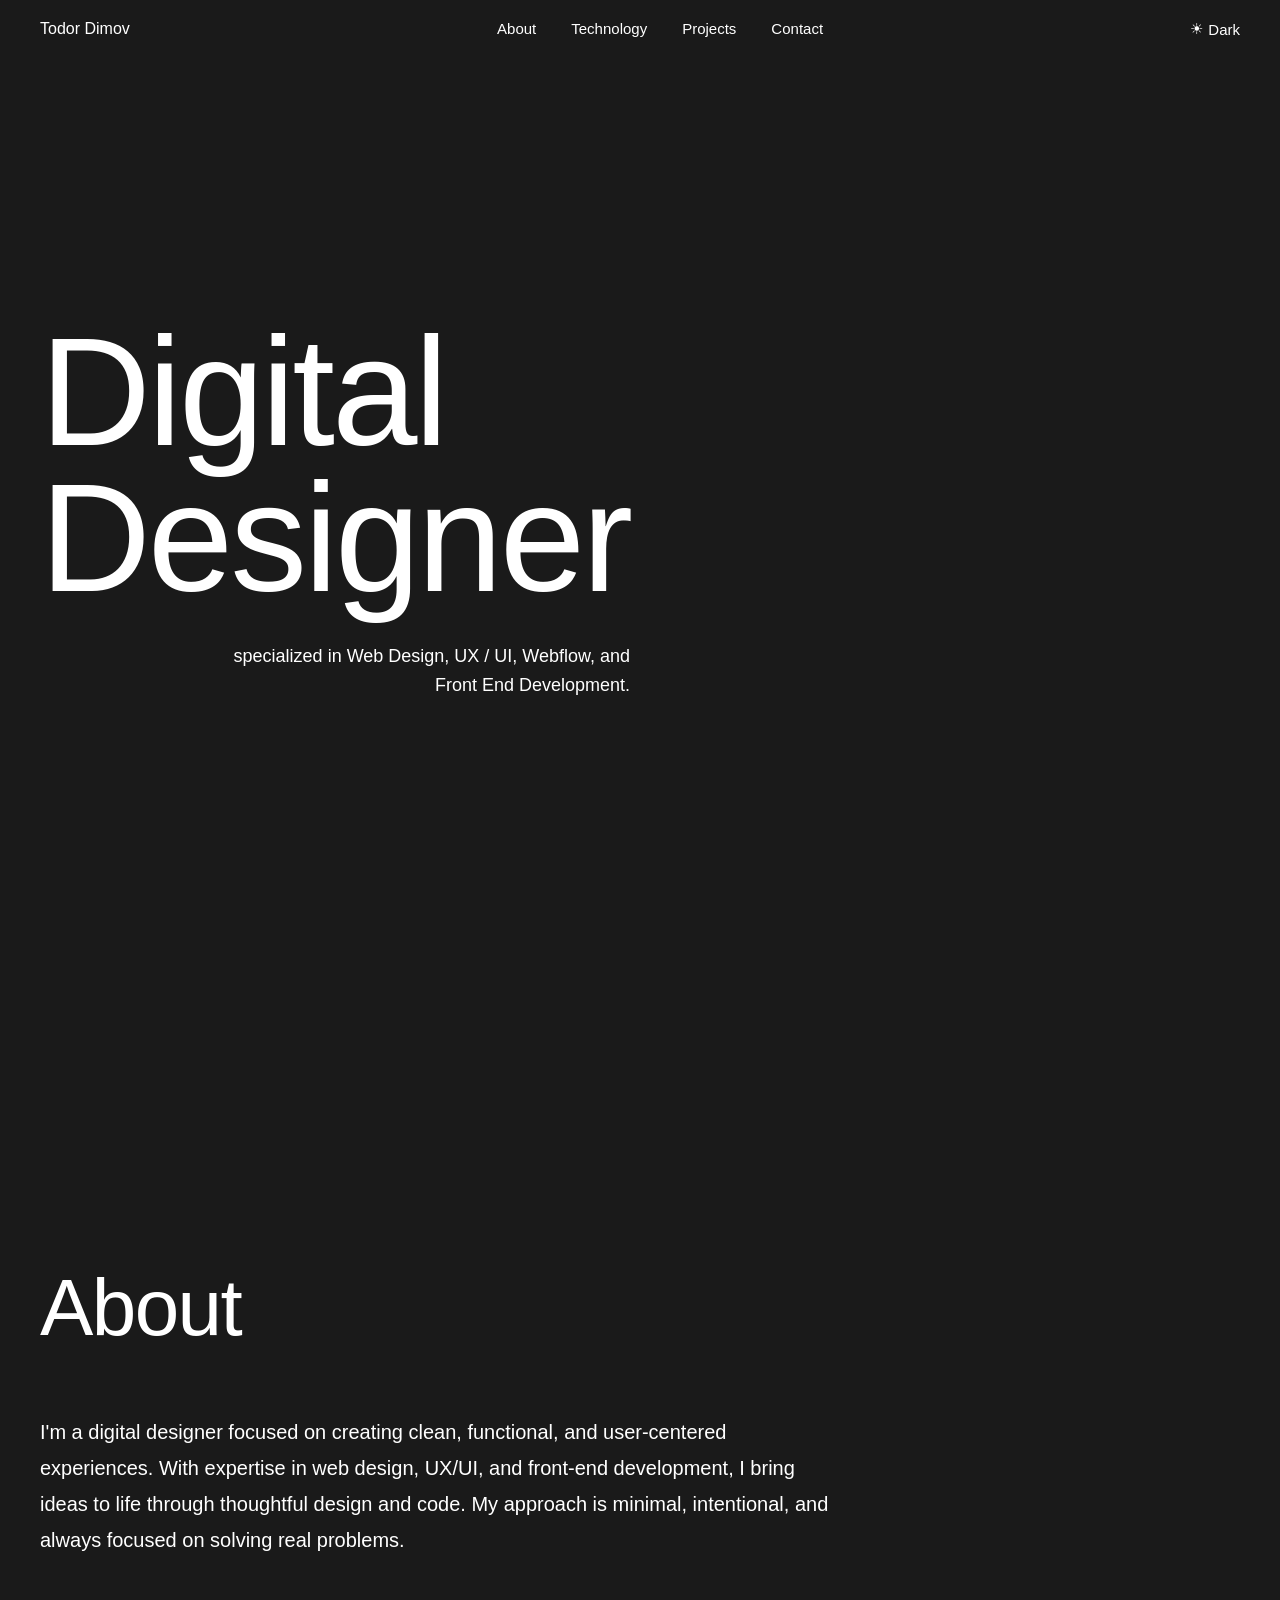
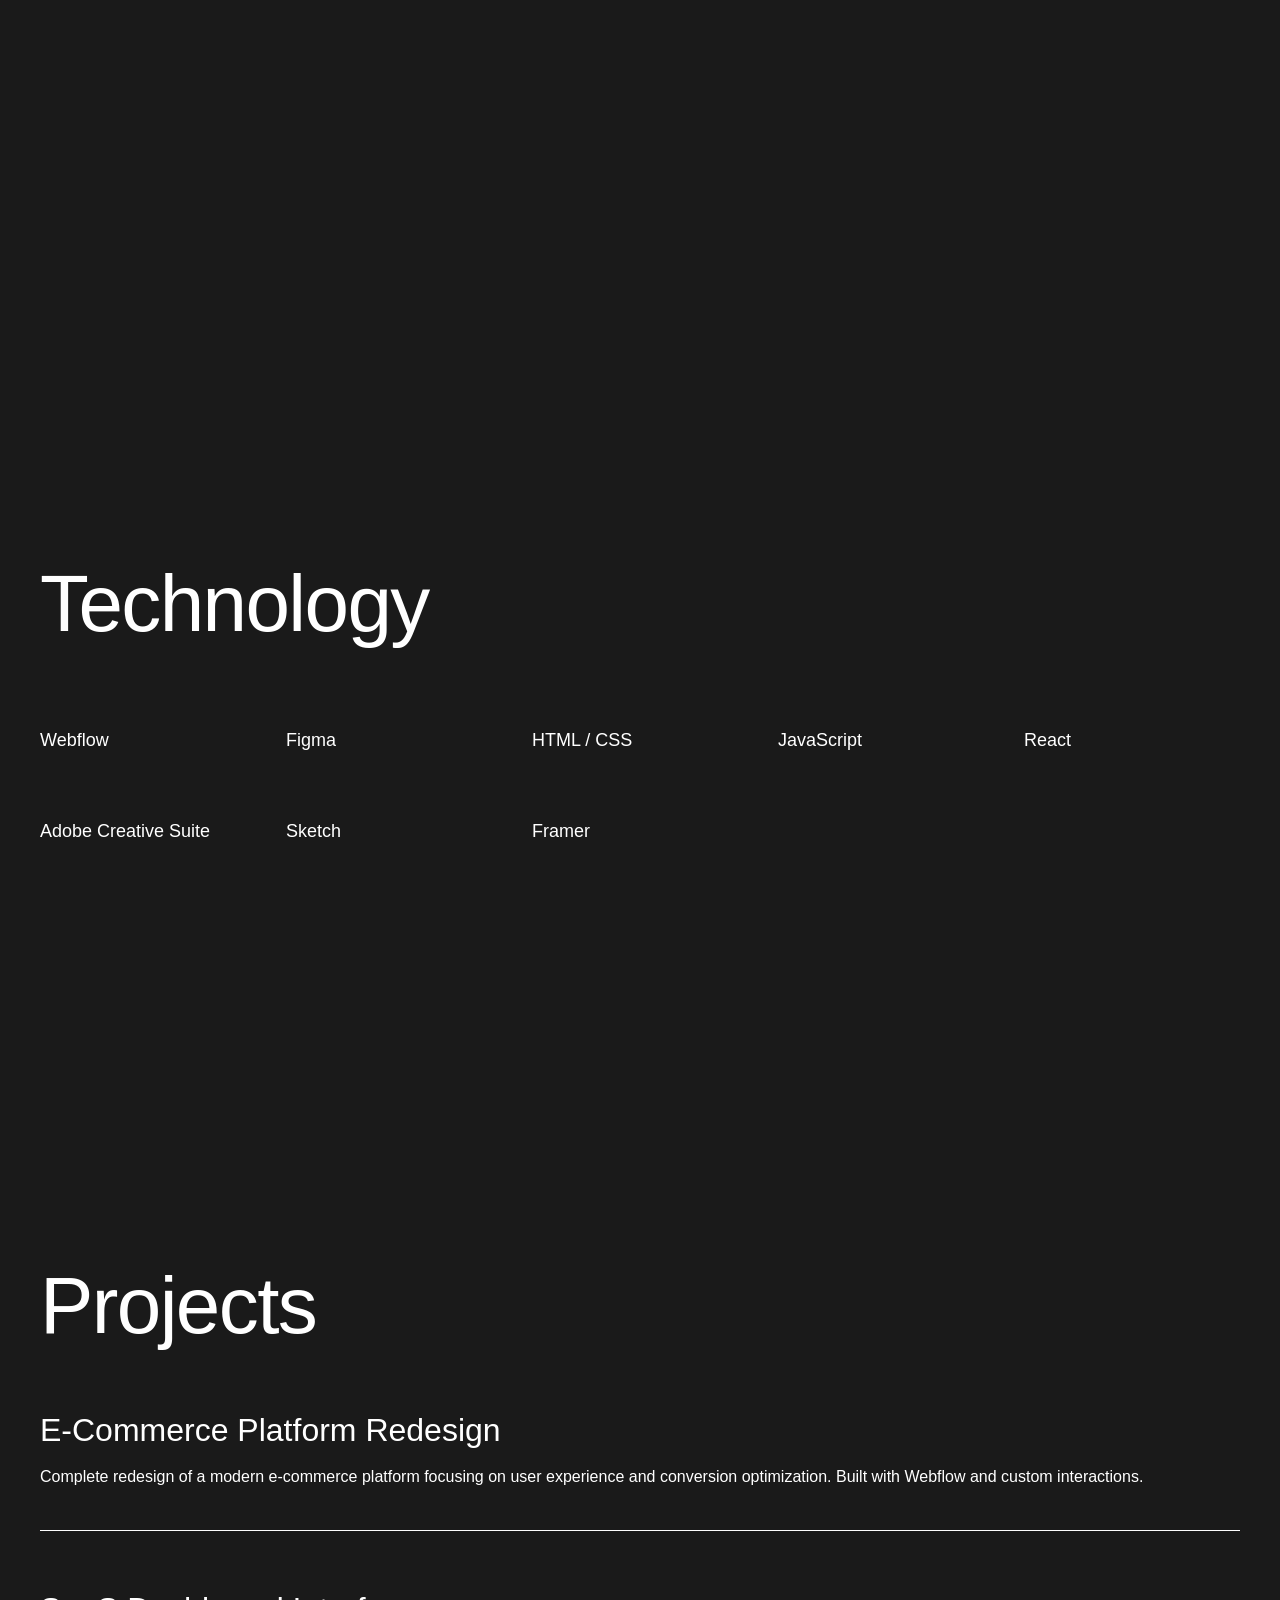
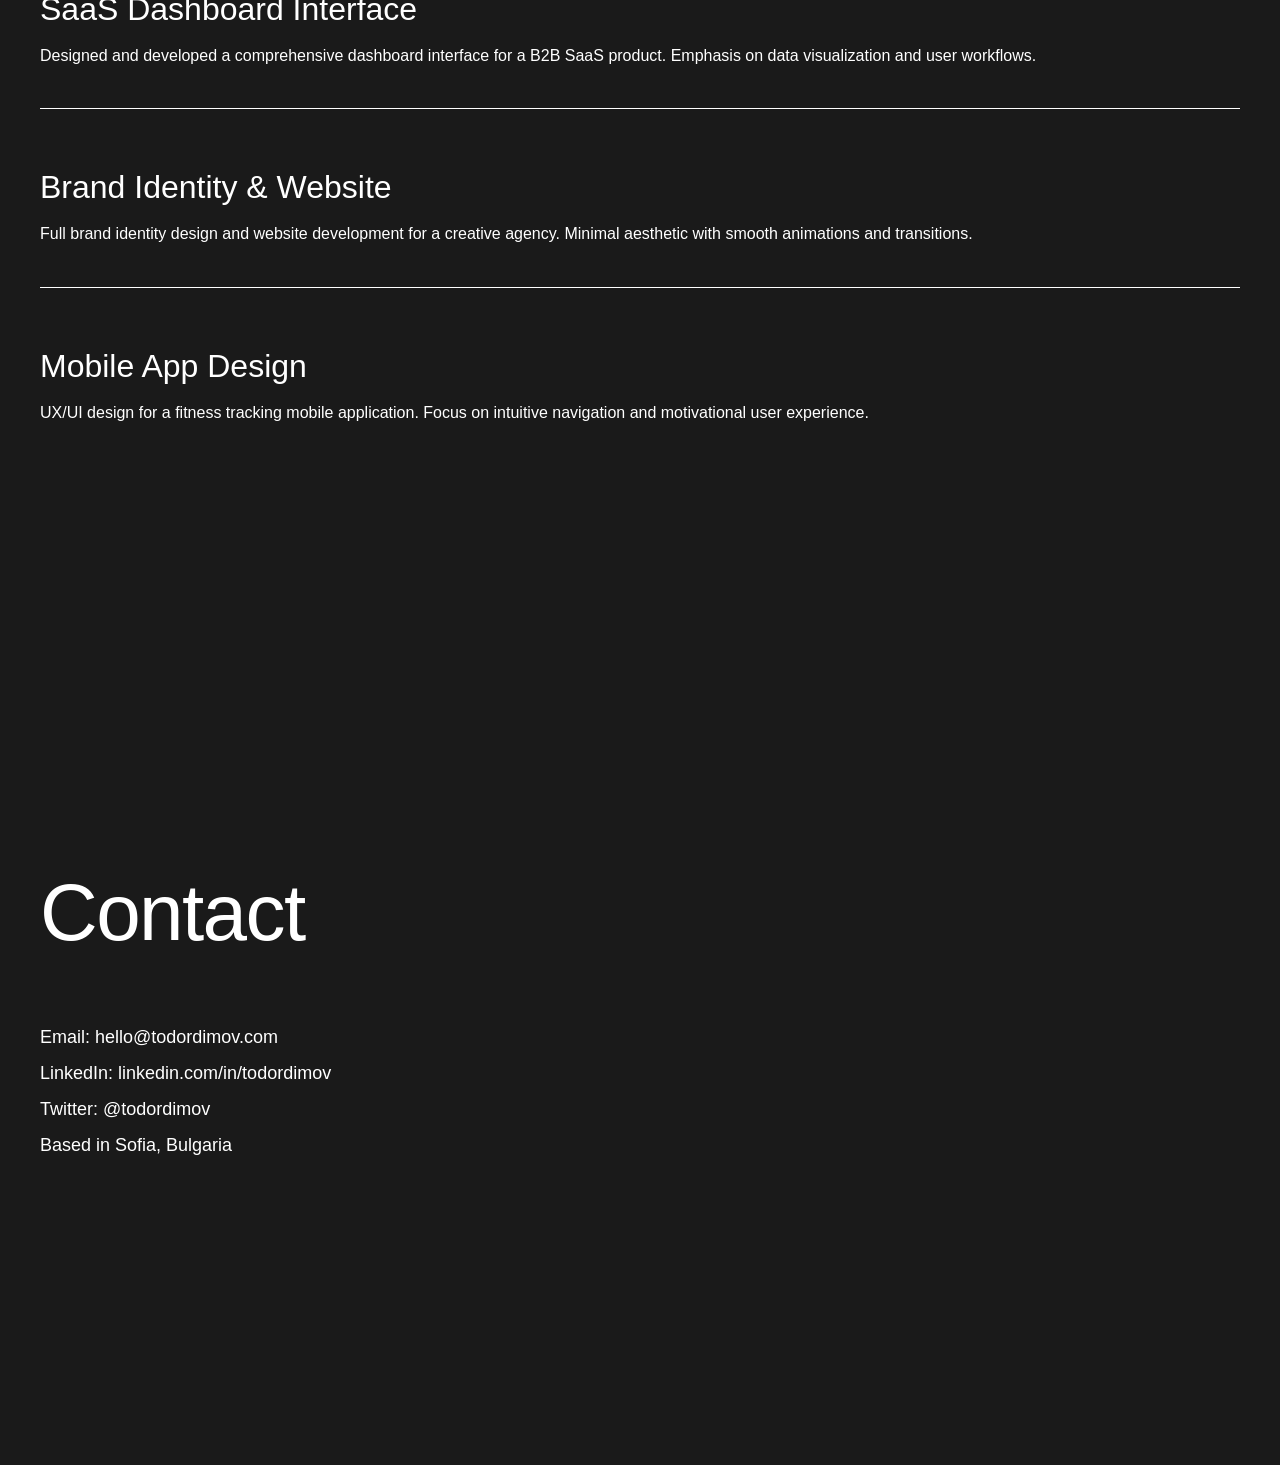
<file: port.html>
<!DOCTYPE html>
<html lang="en">
<head>
    <meta charset="UTF-8">
    <meta name="viewport" content="width=device-width, initial-scale=1.0">
    <title>Todor Dimov - Digital Designer</title>
    <style>
        * {
            margin: 0;
            padding: 0;
            box-sizing: border-box;
        }

        :root {
            --bg-color: #1a1a1a;
            --text-color: #ffffff;
        }

        body.light-mode {
            --bg-color: #ffffff;
            --text-color: #000000;
        }

        body {
            font-family: -apple-system, BlinkMacSystemFont, 'Segoe UI', Arial, sans-serif;
            background-color: var(--bg-color);
            color: var(--text-color);
            transition: background-color 0.3s, color 0.3s;
        }

        nav {
            background-color: var(--bg-color);
            padding: 20px 40px;
            display: flex;
            justify-content: space-between;
            align-items: center;
            position: fixed;
            width: 100%;
            top: 0;
            z-index: 1000;
            transition: background-color 0.3s;
        }

        .logo {
            font-size: 16px;
            font-weight: 400;
        }

        .nav-links {
            display: flex;
            gap: 35px;
            list-style: none;
        }

        .nav-links a {
            color: var(--text-color);
            text-decoration: none;
            font-size: 15px;
        }

        .theme-toggle {
            background: none;
            border: none;
            color: var(--text-color);
            cursor: pointer;
            font-size: 15px;
            display: flex;
            align-items: center;
            gap: 5px;
        }

        .hero {
            min-height: 100vh;
            display: flex;
            align-items: center;
            padding: 0 40px;
            margin-top: 60px;
        }

        .hero-content h1 {
            font-size: clamp(60px, 12vw, 180px);
            font-weight: 400;
            line-height: 0.95;
            letter-spacing: -0.02em;
        }

        .hero-content .subtitle {
            font-size: clamp(14px, 1.5vw, 18px);
            margin-top: 30px;
            max-width: 400px;
            line-height: 1.6;
            margin-left: auto;
            text-align: right;
        }

        section {
            min-height: 100vh;
            padding: 100px 40px;
            display: flex;
            align-items: center;
            justify-content: center;
        }

        .section-content {
            max-width: 1200px;
            width: 100%;
        }

        h2 {
            font-size: clamp(40px, 8vw, 80px);
            font-weight: 400;
            margin-bottom: 60px;
            letter-spacing: -0.02em;
        }

        .tech-grid {
            display: grid;
            grid-template-columns: repeat(auto-fit, minmax(200px, 1fr));
            gap: 30px;
        }

        .tech-item {
            font-size: 18px;
            padding: 20px 0;
        }

        .projects-grid {
            display: grid;
            gap: 60px;
        }

        .project-item {
            border-bottom: 1px solid var(--text-color);
            padding-bottom: 40px;
        }

        .project-item:last-child {
            border-bottom: none;
        }

        .project-item h3 {
            font-size: 32px;
            font-weight: 400;
            margin-bottom: 15px;
        }

        .project-item p {
            font-size: 16px;
            line-height: 1.6;
        }

        .contact-info {
            font-size: 18px;
            line-height: 2;
        }

        .contact-info a {
            color: var(--text-color);
            text-decoration: none;
        }

        @media (max-width: 768px) {
            nav {
                padding: 15px 20px;
            }

            .nav-links {
                gap: 20px;
                font-size: 14px;
            }

            section {
                padding: 80px 20px;
            }

            .hero {
                padding: 0 20px;
            }
        }
    </style>
</head>
<body>
    <nav>
        <div class="logo">Todor Dimov</div>
        <ul class="nav-links">
            <li><a href="#about">About</a></li>
            <li><a href="#technology">Technology</a></li>
            <li><a href="#projects">Projects</a></li>
            <li><a href="#contact">Contact</a></li>
        </ul>
        <button class="theme-toggle" id="themeToggle">
            <span id="themeIcon">☀</span>
            <span id="themeText">Dark</span>
        </button>
    </nav>

    <div class="hero">
        <div class="hero-content">
            <h1>Digital<br>Designer</h1>
            <p class="subtitle">specialized in Web Design, UX / UI, Webflow, and Front End Development.</p>
        </div>
    </div>

    <section id="about">
        <div class="section-content">
            <h2>About</h2>
            <p style="font-size: 20px; line-height: 1.8; max-width: 800px;">
                I'm a digital designer focused on creating clean, functional, and user-centered experiences. 
                With expertise in web design, UX/UI, and front-end development, I bring ideas to life through 
                thoughtful design and code. My approach is minimal, intentional, and always focused on solving 
                real problems.
            </p>
        </div>
    </section>

    <section id="technology">
        <div class="section-content">
            <h2>Technology</h2>
            <div class="tech-grid">
                <div class="tech-item">Webflow</div>
                <div class="tech-item">Figma</div>
                <div class="tech-item">HTML / CSS</div>
                <div class="tech-item">JavaScript</div>
                <div class="tech-item">React</div>
                <div class="tech-item">Adobe Creative Suite</div>
                <div class="tech-item">Sketch</div>
                <div class="tech-item">Framer</div>
            </div>
        </div>
    </section>

    <section id="projects">
        <div class="section-content">
            <h2>Projects</h2>
            <div class="projects-grid">
                <div class="project-item">
                    <h3>E-Commerce Platform Redesign</h3>
                    <p>Complete redesign of a modern e-commerce platform focusing on user experience and conversion optimization. Built with Webflow and custom interactions.</p>
                </div>
                <div class="project-item">
                    <h3>SaaS Dashboard Interface</h3>
                    <p>Designed and developed a comprehensive dashboard interface for a B2B SaaS product. Emphasis on data visualization and user workflows.</p>
                </div>
                <div class="project-item">
                    <h3>Brand Identity & Website</h3>
                    <p>Full brand identity design and website development for a creative agency. Minimal aesthetic with smooth animations and transitions.</p>
                </div>
                <div class="project-item">
                    <h3>Mobile App Design</h3>
                    <p>UX/UI design for a fitness tracking mobile application. Focus on intuitive navigation and motivational user experience.</p>
                </div>
            </div>
        </div>
    </section>

    <section id="contact">
        <div class="section-content">
            <h2>Contact</h2>
            <div class="contact-info">
                <p>Email: <a href="mailto:hello@todordimov.com">hello@todordimov.com</a></p>
                <p>LinkedIn: <a href="#">linkedin.com/in/todordimov</a></p>
                <p>Twitter: <a href="#">@todordimov</a></p>
                <p>Based in Sofia, Bulgaria</p>
            </div>
        </div>
    </section>

    <script>
        const themeToggle = document.getElementById('themeToggle');
        const themeIcon = document.getElementById('themeIcon');
        const themeText = document.getElementById('themeText');
        const body = document.body;

        // Check for saved theme preference
        const currentTheme = localStorage.getItem('theme') || 'dark';
        if (currentTheme === 'light') {
            body.classList.add('light-mode');
            themeIcon.textContent = '☾';
            themeText.textContent = 'Light';
        }

        themeToggle.addEventListener('click', () => {
            body.classList.toggle('light-mode');
            
            if (body.classList.contains('light-mode')) {
                themeIcon.textContent = '☾';
                themeText.textContent = 'Light';
                localStorage.setItem('theme', 'light');
            } else {
                themeIcon.textContent = '☀';
                themeText.textContent = 'Dark';
                localStorage.setItem('theme', 'dark');
            }
        });

        // Smooth scroll
        document.querySelectorAll('a[href^="#"]').forEach(anchor => {
            anchor.addEventListener('click', function (e) {
                e.preventDefault();
                const target = document.querySelector(this.getAttribute('href'));
                if (target) {
                    target.scrollIntoView({
                        behavior: 'smooth',
                        block: 'start'
                    });
                }
            });
        });
    </script>
</body>
</html>
</file>
